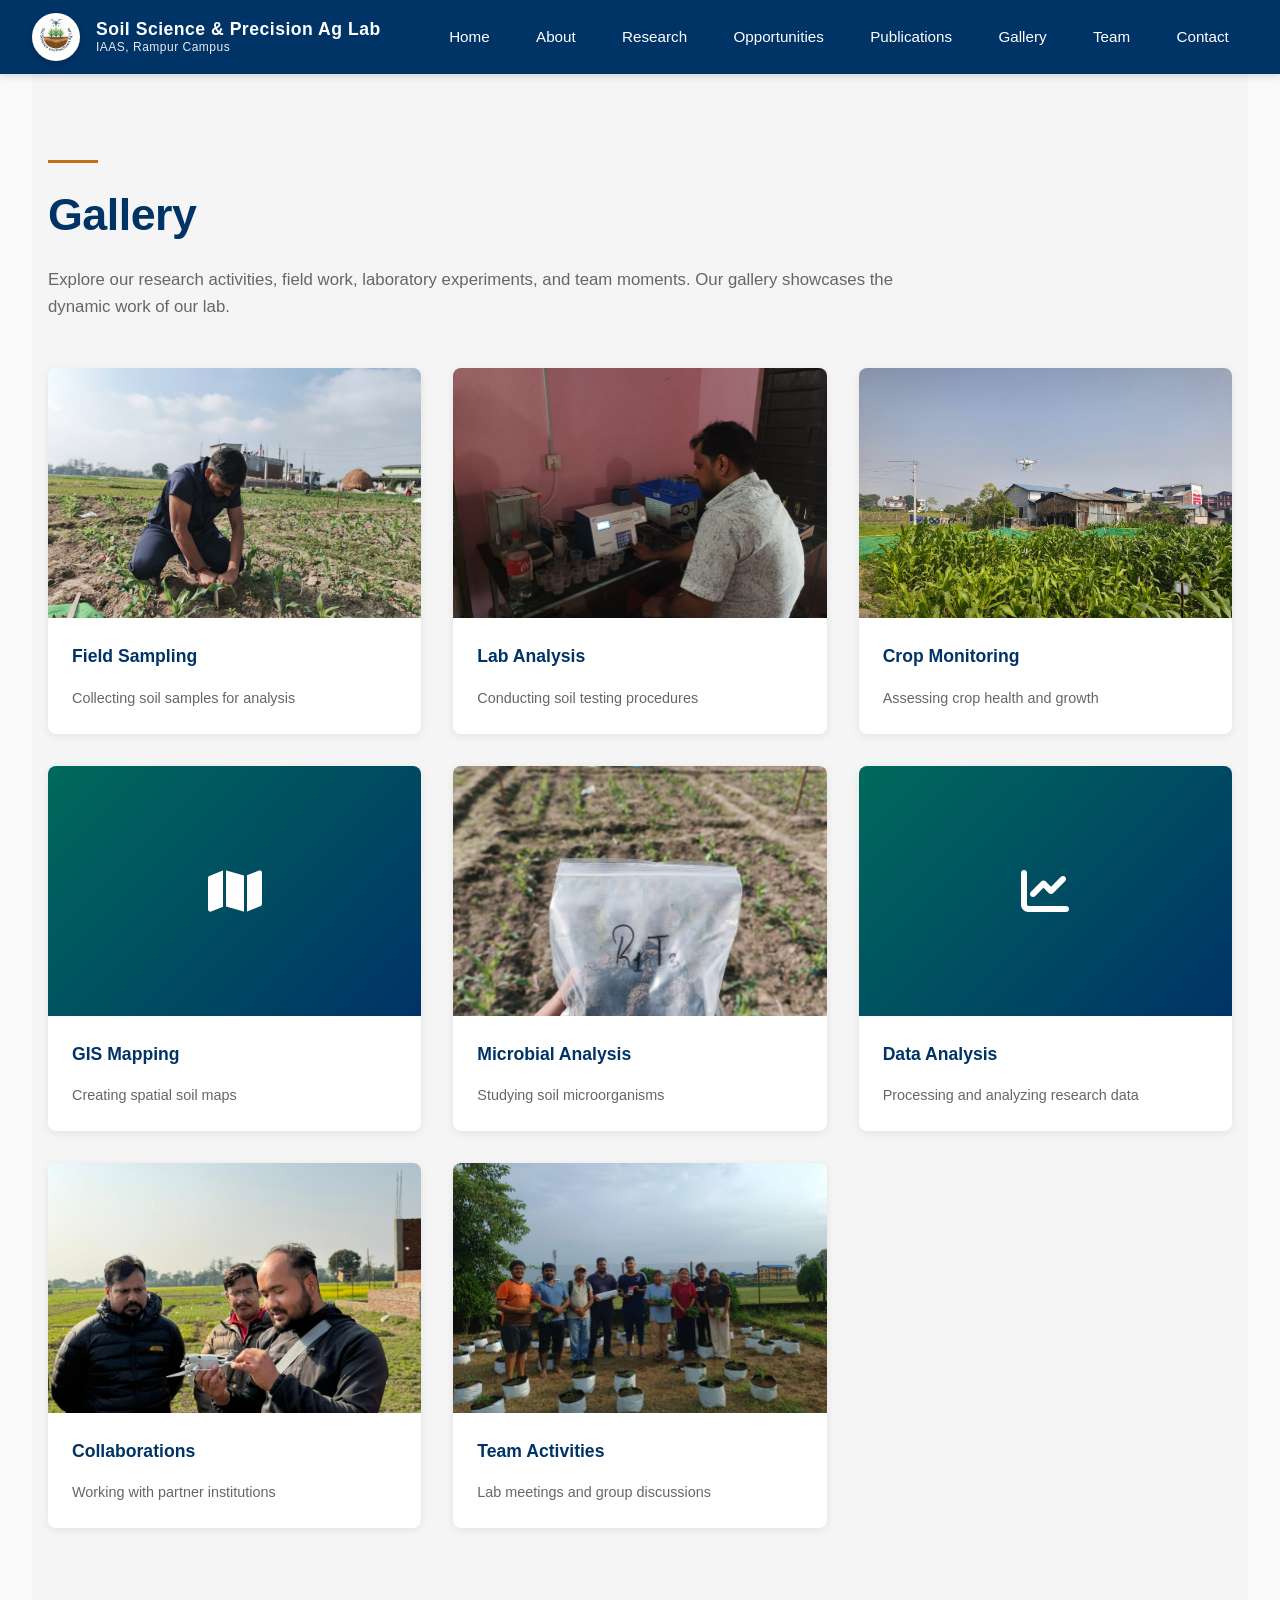
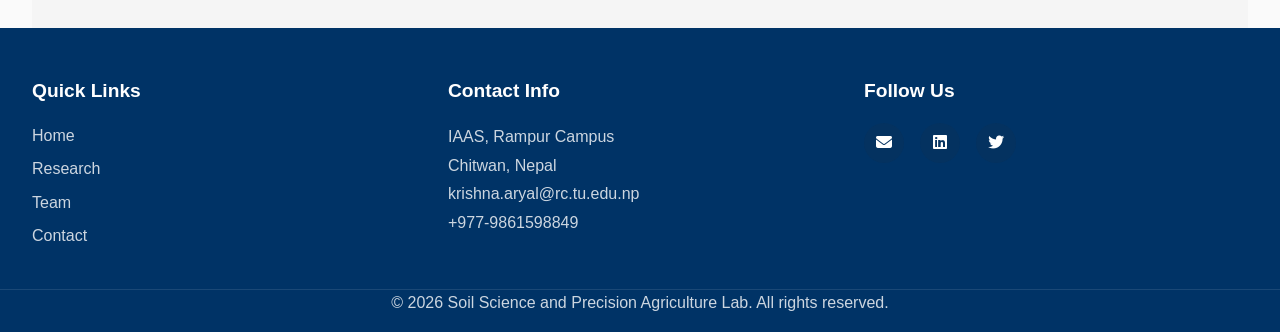
<file: gallery.html>
<!DOCTYPE html>
<html lang="en">

<head>
    <meta charset="UTF-8">
    <meta name="viewport" content="width=device-width, initial-scale=1.0">
    <title>Gallery - Soil Science and Precision Agriculture Lab</title>
    <link rel="stylesheet" href="https://cdnjs.cloudflare.com/ajax/libs/font-awesome/6.7.0/css/all.min.css">
    <link rel="stylesheet" href="css/styles.css">
</head>

<body>
    <!-- Header Navigation -->
    <header>
        <div class="nav-container">
            <div class="logo-container">
                <a href="index.html"
                    style="display: flex; align-items: center; gap: 1rem; text-decoration: none; color: white;">
                    <img src="images/logo/logo.png" alt="Soil Lab Logo" class="logo-img">
                    <div class="logo-text">
                        Soil Science & Precision Ag Lab
                        <small>IAAS, Rampur Campus</small>
                    </div>
                </a>
            </div>

            <nav>
                <button class="menu-toggle" id="menuToggle">
                    <i class="fas fa-bars"></i>
                </button>
                <ul id="navMenu">
                    <li><a href="index.html">Home</a></li>
                    <li><a href="about.html">About</a></li>
                    <li><a href="research.html">Research</a></li>
                    <li><a href="opportunities.html">Opportunities</a></li>
                    <li><a href="publications.html">Publications</a></li>
                    <li><a href="gallery.html">Gallery</a></li>
                    <li><a href="team.html">Team</a></li>
                    <li><a href="contact.html">Contact</a></li>
                </ul>
            </nav>
        </div>
    </header>

    <!-- Main Content -->
    <main>
        <section id="gallery" style="margin-top: 60px;">
            <h2>Gallery</h2>
            <p class="section-intro">Explore our research activities, field work, laboratory experiments, and team
                moments. Our gallery showcases the dynamic work of our lab.</p>

            <div class="gallery-grid">
                <div class="gallery-item">
                    <div class="gallery-image">
                        <img src="images/gallery/sample.jpeg" alt="Field Sampling">
                    </div>
                    <div class="gallery-info">
                        <h3>Field Sampling</h3>
                        <p>Collecting soil samples for analysis</p>
                    </div>
                </div>

                <div class="gallery-item">
                    <div class="gallery-image">
                        <img src="images/gallery/lab.jpeg" alt="Lab Analysis">
                    </div>
                    <div class="gallery-info">
                        <h3>Lab Analysis</h3>
                        <p>Conducting soil testing procedures</p>
                    </div>
                </div>

                <div class="gallery-item">
                    <div class="gallery-image">
                        <img src="images/gallery/Drones.jpeg" alt="Crop Monitoring">
                    </div>
                    <div class="gallery-info">
                        <h3>Crop Monitoring</h3>
                        <p>Assessing crop health and growth</p>
                    </div>
                </div>

                <div class="gallery-item">
                    <div class="gallery-image"><i class="fas fa-map"></i></div>
                    <div class="gallery-info">
                        <h3>GIS Mapping</h3>
                        <p>Creating spatial soil maps</p>
                    </div>
                </div>

                <div class="gallery-item">
                    <div class="gallery-image">
                        <img src="images/gallery/micro.jpeg" alt="Microbial Analysis">

                    </div>
                    <div class="gallery-info">
                        <h3>Microbial Analysis</h3>
                        <p>Studying soil microorganisms</p>
                    </div>
                </div>

                <div class="gallery-item">
                    <div class="gallery-image"><i class="fas fa-chart-line"></i></div>
                    <div class="gallery-info">
                        <h3>Data Analysis</h3>
                        <p>Processing and analyzing research data</p>
                    </div>
                </div>

                <div class="gallery-item">
                    <div class="gallery-image">
                        <img src="images/gallery/colab.jpeg" alt="Collaborations">
                    </div>
                    <div class="gallery-info">
                        <h3>Collaborations</h3>
                        <p>Working with partner institutions</p>
                    </div>
                </div>

                <div class="gallery-item">
                    <div class="gallery-image">
                        <img src="images/gallery/gold.jpeg" alt="Team Activities">
                    </div>
                    <div class="gallery-info">
                        <h3>Team Activities</h3>
                        <p>Lab meetings and group discussions</p>
                    </div>
                </div>
            </div>
        </section>
    </main>

    <!-- Footer -->
    <footer>
        <div class="footer-content">
            <div class="footer-section">
                <h4>Quick Links</h4>
                <ul>
                    <li><a href="index.html">Home</a></li>
                    <li><a href="research.html">Research</a></li>
                    <li><a href="team.html">Team</a></li>
                    <li><a href="contact.html">Contact</a></li>
                </ul>
            </div>

            <div class="footer-section">
                <h4>Contact Info</h4>
                <p>
                    IAAS, Rampur Campus<br>
                    Chitwan, Nepal<br>
                    <a href="mailto:krishna.aryal@rc.tu.edu.np">krishna.aryal@rc.tu.edu.np</a><br>
                    <a href="tel:+977-9861598849">+977-9861598849</a>
                </p>
            </div>

            <div class="footer-section">
                <h4>Follow Us</h4>
                <div class="social-links">
                    <a href="mailto:krishna.aryal@rc.tu.edu.np" title="Email"><i class="fas fa-envelope"></i></a>
                    <a href="#" title="LinkedIn"><i class="fab fa-linkedin"></i></a>
                    <a href="#" title="Twitter"><i class="fab fa-twitter"></i></a>
                </div>
            </div>
        </div>

        <div class="footer-bottom">
            <p>&copy; 2026 Soil Science and Precision Agriculture Lab. All rights reserved.</p>
        </div>
    </footer>

    <script src="js/script.js"></script>
</body>

</html>
</file>
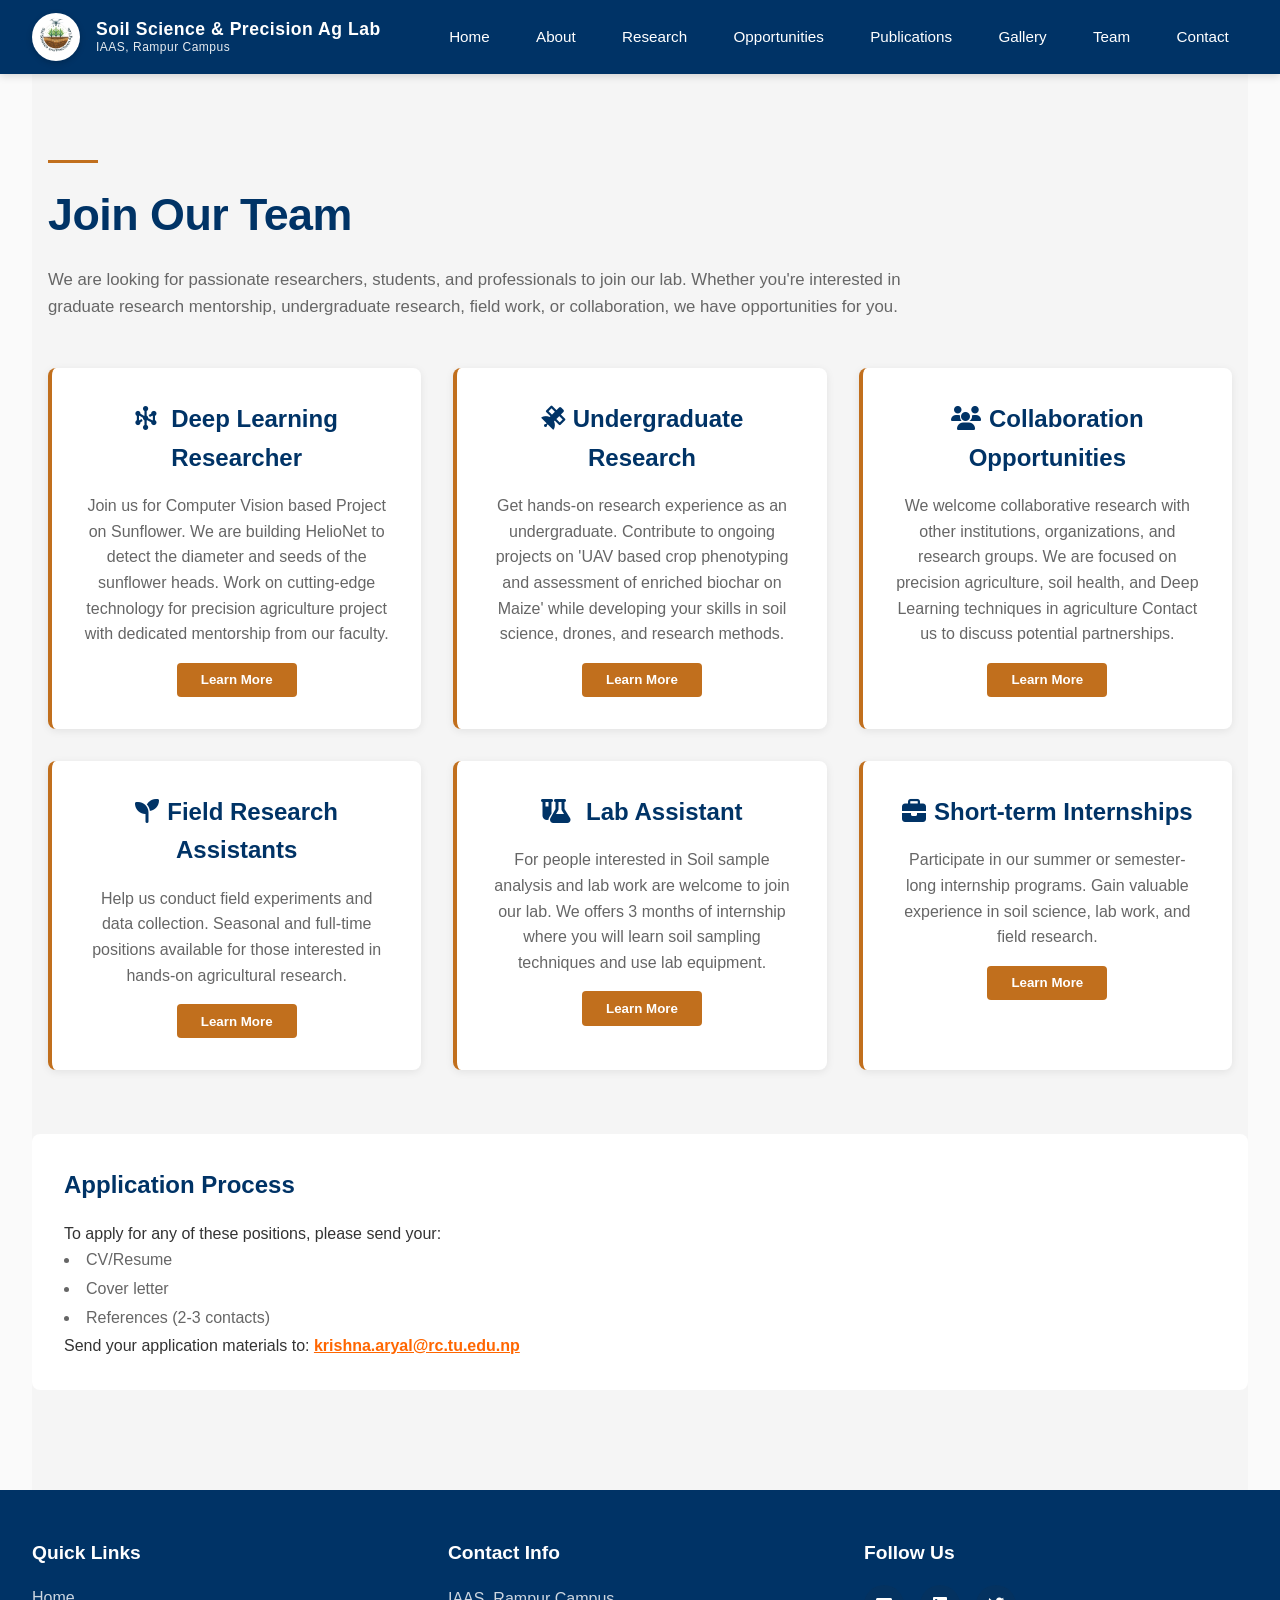
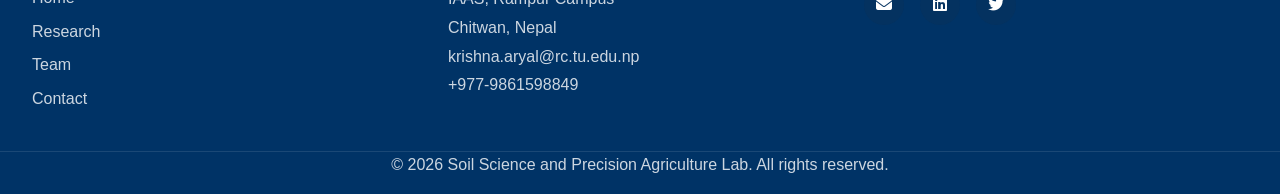
<file: opportunities.html>
<!DOCTYPE html>
<html lang="en">

<head>
    <meta charset="UTF-8">
    <meta name="viewport" content="width=device-width, initial-scale=1.0">
    <title>Opportunities - Soil Science and Precision Agriculture Lab</title>
    <link rel="stylesheet" href="https://cdnjs.cloudflare.com/ajax/libs/font-awesome/6.7.0/css/all.min.css">
    <link rel="stylesheet" href="css/styles.css">
</head>

<body>
    <!-- Header Navigation -->
    <header>
        <div class="nav-container">
            <div class="logo-container">
                <a href="index.html"
                    style="display: flex; align-items: center; gap: 1rem; text-decoration: none; color: white;">
                    <img src="images/logo/logo.png" alt="Soil Lab Logo" class="logo-img">
                    <div class="logo-text">
                        Soil Science & Precision Ag Lab
                        <small>IAAS, Rampur Campus</small>
                    </div>
                </a>
            </div>

            <nav>
                <button class="menu-toggle" id="menuToggle">
                    <i class="fas fa-bars"></i>
                </button>
                <ul id="navMenu">
                    <li><a href="index.html">Home</a></li>
                    <li><a href="about.html">About</a></li>
                    <li><a href="research.html">Research</a></li>
                    <li><a href="opportunities.html">Opportunities</a></li>
                    <li><a href="publications.html">Publications</a></li>
                    <li><a href="gallery.html">Gallery</a></li>
                    <li><a href="team.html">Team</a></li>
                    <li><a href="contact.html">Contact</a></li>
                </ul>
            </nav>
        </div>
    </header>

    <!-- Main Content -->
    <main>
        <section id="opportunities" style="margin-top: 60px;">
            <h2>Join Our Team</h2>
            <p class="section-intro">We are looking for passionate researchers, students, and professionals to join our
                lab. Whether you're interested in graduate research mentorship, undergraduate research, field work, or
                collaboration, we have opportunities for you.</p>

            <div class="opportunities-grid">
                <div class="opportunity-card">
                    <h3>
                        <i class="fa-solid fa-hexagon-nodes" style="margin-right: 0.5rem;"></i>
                        Deep Learning Researcher
                    </h3>
                    <p>Join us for Computer Vision based Project on Sunflower. We are building HelioNet to detect the
                        diameter and seeds of the sunflower heads.
                        Work on cutting-edge technology for precision agriculture project with dedicated mentorship from
                        our faculty.</p>
                    <button class="opportunity-btn">Learn More</button>
                </div>

                <div class="opportunity-card">
                    <h3><i class="fa-solid fa-satellite" style="margin-right: 0.5rem;"></i>Undergraduate Research</h3>
                    <p>Get hands-on research experience as an undergraduate. Contribute to ongoing projects on 'UAV
                        based crop phenotyping and assessment of enriched biochar on Maize' while
                        developing your skills in soil science, drones, and research methods.</p>
                    <button class="opportunity-btn">Learn More</button>
                </div>

                <div class="opportunity-card">
                    <h3><i class="fas fa-users" style="margin-right: 0.5rem;"></i>Collaboration Opportunities</h3>
                    <p>We welcome collaborative research with other institutions, organizations, and research groups.
                        We are focused on precision agriculture, soil health, and Deep Learning techniques in
                        agriculture
                        Contact us to discuss potential partnerships.</p>
                    <button class="opportunity-btn">Learn More</button>
                </div>

                <div class="opportunity-card">
                    <h3><i class="fas fa-seedling" style="margin-right: 0.5rem;"></i>Field Research Assistants</h3>
                    <p>Help us conduct field experiments and data collection. Seasonal and full-time positions available
                        for those interested in hands-on agricultural research.</p>
                    <button class="opportunity-btn">Learn More</button>
                </div>

                <div class="opportunity-card">
                    <h3><i class="fa-solid fa-flask-vial" style="margin-right: 0.5rem;"></i> Lab Assistant</h3>
                    <p>For people interested in Soil sample analysis and lab work are welcome to join our lab. We offers
                        3 months of internship where you will learn soil sampling techniques and use lab equipment.
                    </p>
                    <button class="opportunity-btn">Learn More</button>
                </div>

                <div class="opportunity-card">
                    <h3><i class="fas fa-briefcase" style="margin-right: 0.5rem;"></i>Short-term Internships</h3>
                    <p>Participate in our summer or semester-long internship programs. Gain valuable experience in soil
                        science, lab work, and field research.</p>
                    <button class="opportunity-btn">Learn More</button>
                </div>
            </div>

            <div style="margin-top: 4rem; background: white; padding: 2rem; border-radius: 8px;">
                <h3 style="margin-top: 0; color: #003366;">Application Process</h3>
                <p>To apply for any of these positions, please send your:</p>
                <ul style="list-style-position: inside; color: #666; line-height: 1.8;">
                    <li>CV/Resume</li>
                    <li>Cover letter</li>
                    <li>References (2-3 contacts)</li>
                </ul>
                <p>Send your application materials to: <strong><a href="mailto:krishna.aryal@rc.tu.edu.np"
                            style="color: #ff6600;">krishna.aryal@rc.tu.edu.np</a></strong></p>
            </div>
        </section>
    </main>

    <!-- Footer -->
    <footer>
        <div class="footer-content">
            <div class="footer-section">
                <h4>Quick Links</h4>
                <ul>
                    <li><a href="index.html">Home</a></li>
                    <li><a href="research.html">Research</a></li>
                    <li><a href="team.html">Team</a></li>
                    <li><a href="contact.html">Contact</a></li>
                </ul>
            </div>

            <div class="footer-section">
                <h4>Contact Info</h4>
                <p>
                    IAAS, Rampur Campus<br>
                    Chitwan, Nepal<br>
                    <a href="mailto:krishna.aryal@rc.tu.edu.np">krishna.aryal@rc.tu.edu.np</a><br>
                    <a href="tel:+977-9861598849">+977-9861598849</a>
                </p>
            </div>

            <div class="footer-section">
                <h4>Follow Us</h4>
                <div class="social-links">
                    <a href="mailto:krishna.aryal@rc.tu.edu.np" title="Email"><i class="fas fa-envelope"></i></a>
                    <a href="#" title="LinkedIn"><i class="fab fa-linkedin"></i></a>
                    <a href="#" title="Twitter"><i class="fab fa-twitter"></i></a>
                </div>
            </div>
        </div>

        <div class="footer-bottom">
            <p>&copy; 2026 Soil Science and Precision Agriculture Lab. All rights reserved.</p>
        </div>
    </footer>

    <script src="js/script.js"></script>
</body>

</html>
</file>
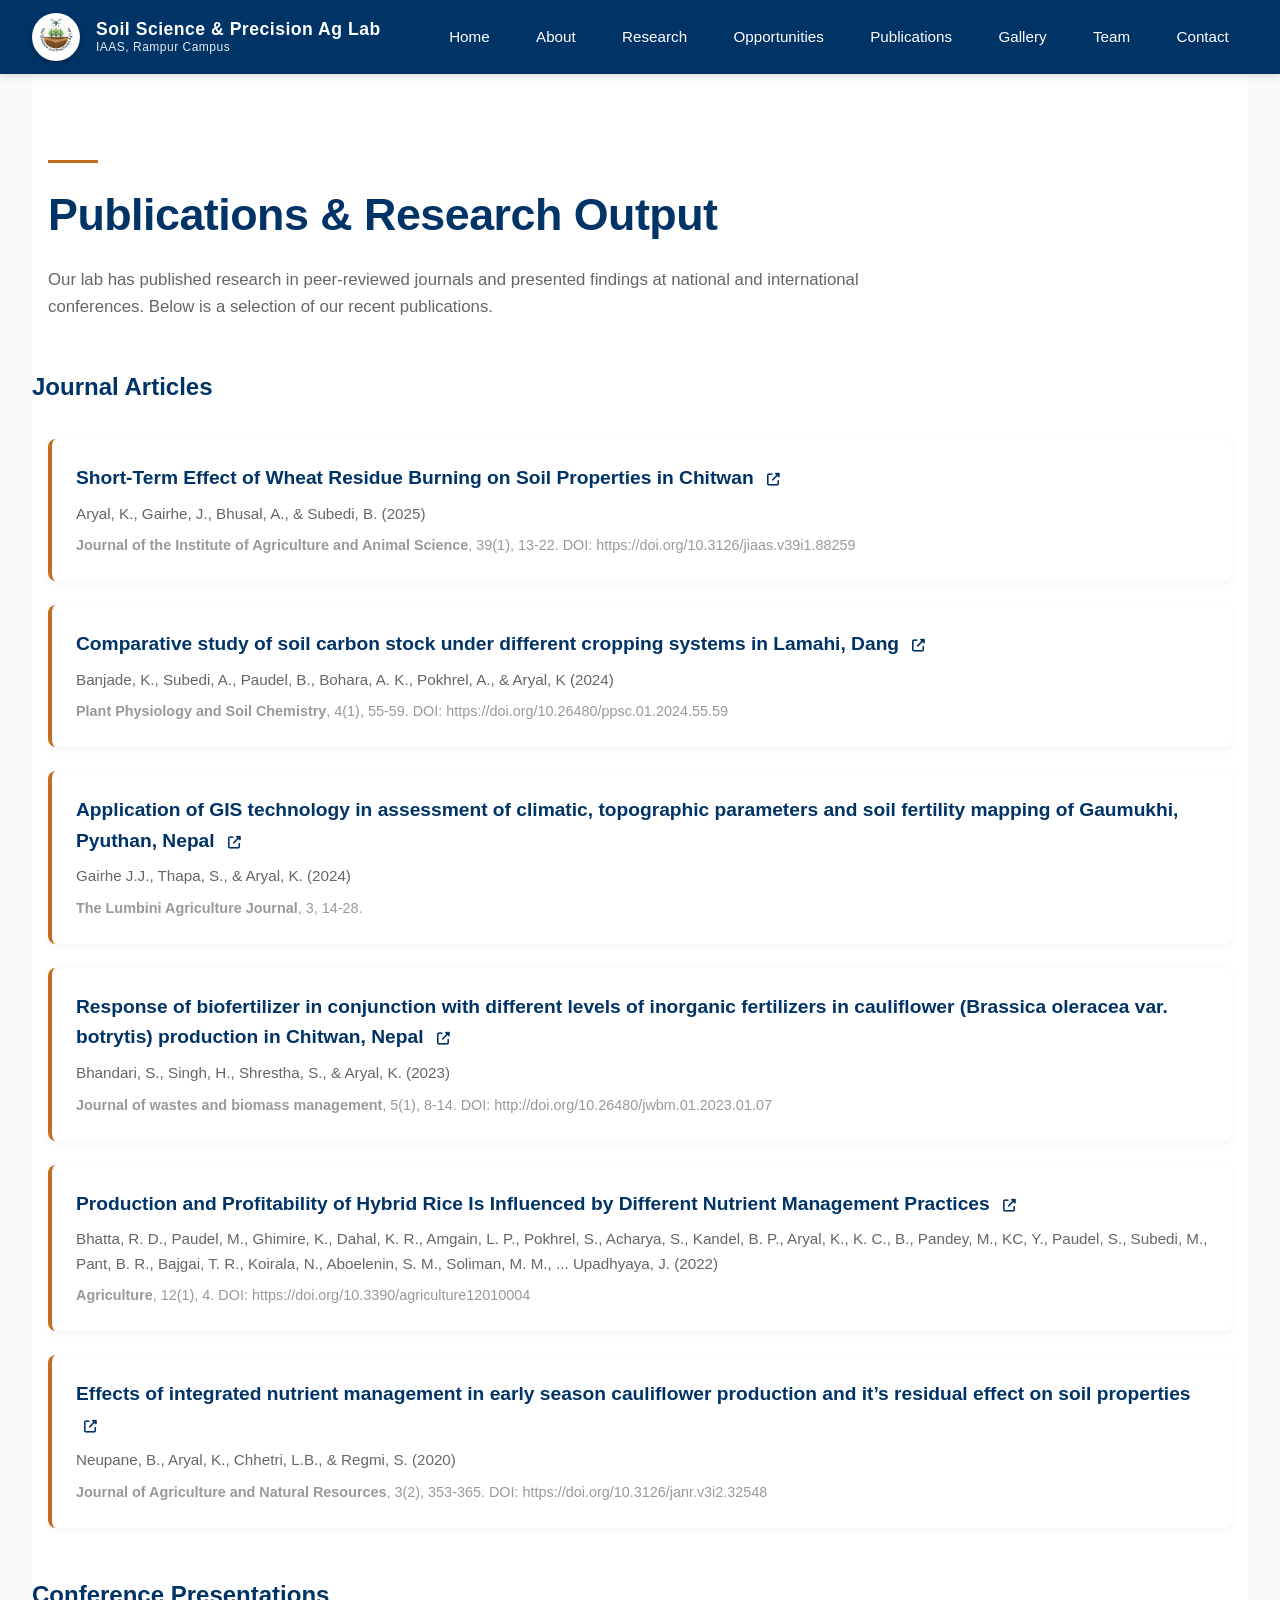
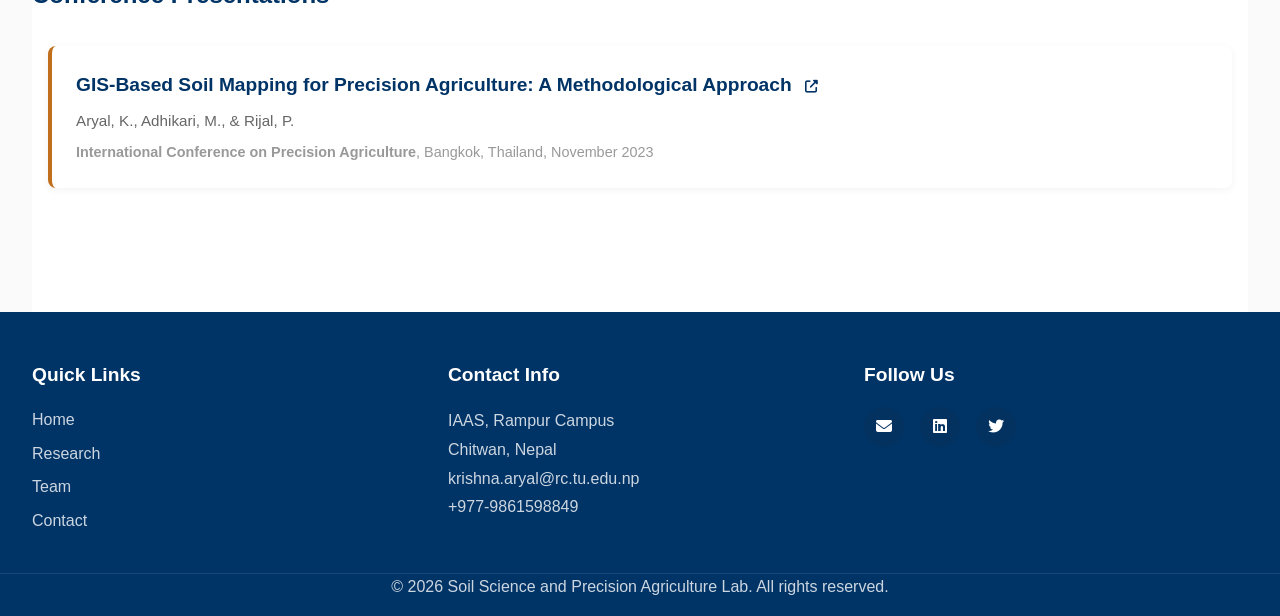
<file: publications.html>
<!DOCTYPE html>
<html lang="en">

<head>
    <meta charset="UTF-8">
    <meta name="viewport" content="width=device-width, initial-scale=1.0">
    <title>Publications - Soil Science and Precision Agriculture Lab</title>
    <link rel="stylesheet" href="https://cdnjs.cloudflare.com/ajax/libs/font-awesome/6.7.0/css/all.min.css">
    <link rel="stylesheet" href="css/styles.css">
</head>

<body>
    <!-- Header Navigation -->
    <header>
        <div class="nav-container">
            <div class="logo-container">
                <a href="index.html"
                    style="display: flex; align-items: center; gap: 1rem; text-decoration: none; color: white;">
                    <img src="images/logo/logo.png" alt="Soil Lab Logo" class="logo-img">
                    <div class="logo-text">
                        Soil Science & Precision Ag Lab
                        <small>IAAS, Rampur Campus</small>
                    </div>
                </a>
            </div>

            <nav>
                <button class="menu-toggle" id="menuToggle">
                    <i class="fas fa-bars"></i>
                </button>
                <ul id="navMenu">
                    <li><a href="index.html">Home</a></li>
                    <li><a href="about.html">About</a></li>
                    <li><a href="research.html">Research</a></li>
                    <li><a href="opportunities.html">Opportunities</a></li>
                    <li><a href="publications.html">Publications</a></li>
                    <li><a href="gallery.html">Gallery</a></li>
                    <li><a href="team.html">Team</a></li>
                    <li><a href="contact.html">Contact</a></li>
                </ul>
            </nav>
        </div>
    </header>

    <!-- Main Content -->
    <main>
        <section id="publications" style="margin-top: 60px;">
            <h2>Publications & Research Output</h2>
            <p class="section-intro">Our lab has published research in peer-reviewed journals and presented findings at
                national and international conferences. Below is a selection of our recent publications.</p>

            <h3 style="margin-top: 3rem; color: #003366;">Journal Articles</h3>
            <div class="publications-list">
                <div class="publication-item">
                    <h4><a href="https://scholar.google.com/scholar?q=Short-Term+Effect+of+Wheat+Residue+Burning+on+Soil+Properties+in+Chitwan"
                            target="_blank" style="color: #003366; text-decoration: none;">Short-Term Effect of Wheat
                            Residue Burning on Soil Properties in Chitwan <i class="fas fa-external-link-alt"
                                style="font-size: 0.8rem; margin-left: 0.5rem;"></i></a></h4>
                    <p class="publication-authors">Aryal, K., Gairhe, J., Bhusal, A., & Subedi, B. (2025)</p>
                    <p class="publication-details"><strong>Journal of the Institute of Agriculture and Animal
                            Science</strong>, 39(1),
                        13-22. DOI: https://doi.org/10.3126/jiaas.v39i1.88259 </p>
                </div>

                <div class="publication-item">
                    <h4><a href="https://www.researchgate.net/profile/Amrit-Bohara-2/publication/383530567_Comparative_Study_of_Soil_Carbon_Stock_Under_Different_Cropping_Systems_in_Lamahi/links/66d13d35fa5e11512c3fbd19/Comparative-Study-of-Soil-Carbon-Stock-Under-Different-Cropping-Systems-in-Lamahi.pdf"
                            target="_blank" style="color: #003366; text-decoration: none;">Comparative study of soil
                            carbon stock under different cropping systems in Lamahi, Dang <i
                                class="fas fa-external-link-alt"
                                style="font-size: 0.8rem; margin-left: 0.5rem;"></i></a></h4>
                    <p class="publication-authors">Banjade, K., Subedi, A., Paudel, B., Bohara, A. K., Pokhrel, A., &
                        Aryal, K (2024)</p>
                    <p class="publication-details"><strong>Plant Physiology and Soil Chemistry</strong>, 4(1), 55-59.
                        DOI:
                        https://doi.org/10.26480/ppsc.01.2024.55.59 </p>
                </div>

                <div class="publication-item">
                    <h4><a href="https://scholar.google.com/scholar?q=Precision+Agriculture+Applications+and+Benefits+for+Smallholder+Farmers+in+South+Asia"
                            target="_blank" style="color: #003366; text-decoration: none;">Application of GIS technology
                            in assessment of climatic, topographic parameters and soil fertility mapping of Gaumukhi,
                            Pyuthan, Nepal <i class="fas fa-external-link-alt"
                                style="font-size: 0.8rem; margin-left: 0.5rem;"></i></a></h4>
                    <p class="publication-authors">Gairhe J.J., Thapa, S., & Aryal, K. (2024)</p>
                    <p class="publication-details"><strong>The Lumbini Agriculture Journal</strong>, 3, 14-28. </p>
                </div>

                <div class="publication-item">
                    <h4><a href="https://www.researchgate.net/profile/Krishna-Aryal-4/publication/377534878_Response_of_Biofertilizer_in_Conjunction_with_Different_Levels_of_Inorganic_Fertilizer_in_Cauliflower_Brassica_Oleracea_Var_Botrytis_Production_at_Chitwan/links/65ab730ebf5b00662e2d7739/Response-of-Biofertilizer-in-Conjunction-with-Different-Levels-of-Inorganic-Fertilizer-in-Cauliflower-Brassica-Oleracea-Var-Botrytis-Production-at-Chitwan.pdf"
                            target="_blank" style="color: #003366; text-decoration: none;">Response of biofertilizer in
                            conjunction with different levels of inorganic fertilizers in cauliflower (Brassica oleracea
                            var. botrytis) production in Chitwan, Nepal <i class="fas fa-external-link-alt"
                                style="font-size: 0.8rem; margin-left: 0.5rem;"></i></a></h4>
                    <p class="publication-authors">Bhandari, S., Singh, H., Shrestha, S., & Aryal, K. (2023)</p>
                    <p class="publication-details"><strong>Journal of wastes and biomass management</strong>, 5(1),
                        8-14.
                        DOI: http://doi.org/10.26480/jwbm.01.2023.01.07</p>
                </div>

                <div class="publication-item">
                    <h4><a href="https://www.mdpi.com/2077-0472/12/1/4" target="_blank"
                            style="color: #003366; text-decoration: none;">Production and Profitability
                            of Hybrid Rice Is Influenced by Different Nutrient Management Practices <i
                                class="fas fa-external-link-alt"
                                style="font-size: 0.8rem; margin-left: 0.5rem;"></i></a></h4>
                    <p class="publication-authors">Bhatta, R. D., Paudel, M., Ghimire, K., Dahal, K. R., Amgain, L. P.,
                        Pokhrel, S., Acharya, S., Kandel, B. P., Aryal, K., K. C., B., Pandey, M., KC, Y., Paudel, S.,
                        Subedi, M., Pant, B. R., Bajgai, T. R., Koirala, N., Aboelenin, S. M., Soliman, M. M., ...
                        Upadhyaya, J. (2022)</p>
                    <p class="publication-details"><strong>Agriculture</strong>, 12(1),
                        4. DOI: https://doi.org/10.3390/agriculture12010004 </p>
                </div>
                <div class="publication-item">
                    <h4><a href="https://nepjol.info/index.php/janr/article/view/32548" target="_blank"
                            style="color: #003366; text-decoration: none;">Effects of integrated
                            nutrient management in early season cauliflower production and it’s residual effect on soil
                            properties <i class="fas fa-external-link-alt"
                                style="font-size: 0.8rem; margin-left: 0.5rem;"></i></a></h4>
                    <p class="publication-authors">Neupane, B., Aryal, K., Chhetri, L.B., & Regmi, S. (2020)</p>
                    <p class="publication-details"><strong>Journal of Agriculture and Natural Resources</strong>, 3(2),
                        353-365. DOI: https://doi.org/10.3126/janr.v3i2.32548 </p>
                </div>
            </div>

            <h3 style="margin-top: 3rem; color: #003366;">Conference Presentations</h3>
            <div class="publications-list">
                <div class="publication-item">
                    <h4><a href="https://scholar.google.com/scholar?q=GIS-Based+Soil+Mapping+for+Precision+Agriculture+Methodological+Approach"
                            target="_blank" style="color: #003366; text-decoration: none;">GIS-Based Soil Mapping for
                            Precision Agriculture: A Methodological Approach <i class="fas fa-external-link-alt"
                                style="font-size: 0.8rem; margin-left: 0.5rem;"></i></a></h4>
                    <p class="publication-authors">Aryal, K., Adhikari, M., & Rijal, P.</p>
                    <p class="publication-details"><strong>International Conference on Precision Agriculture</strong>,
                        Bangkok, Thailand, November 2023</p>
                </div>

            </div>
        </section>
    </main>

    <!-- Footer -->
    <footer>
        <div class="footer-content">
            <div class="footer-section">
                <h4>Quick Links</h4>
                <ul>
                    <li><a href="index.html">Home</a></li>
                    <li><a href="research.html">Research</a></li>
                    <li><a href="team.html">Team</a></li>
                    <li><a href="contact.html">Contact</a></li>
                </ul>
            </div>

            <div class="footer-section">
                <h4>Contact Info</h4>
                <p>
                    IAAS, Rampur Campus<br>
                    Chitwan, Nepal<br>
                    <a href="mailto:krishna.aryal@rc.tu.edu.np">krishna.aryal@rc.tu.edu.np</a><br>
                    <a href="tel:+977-9861598849">+977-9861598849</a>
                </p>
            </div>

            <div class="footer-section">
                <h4>Follow Us</h4>
                <div class="social-links">
                    <a href="mailto:krishna.aryal@rc.tu.edu.np" title="Email"><i class="fas fa-envelope"></i></a>
                    <a href="#" title="LinkedIn"><i class="fab fa-linkedin"></i></a>
                    <a href="#" title="Twitter"><i class="fab fa-twitter"></i></a>
                </div>
            </div>
        </div>

        <div class="footer-bottom">
            <p>&copy; 2026 Soil Science and Precision Agriculture Lab. All rights reserved.</p>
        </div>
    </footer>

    <script src="js/script.js"></script>
</body>

</html>
</file>
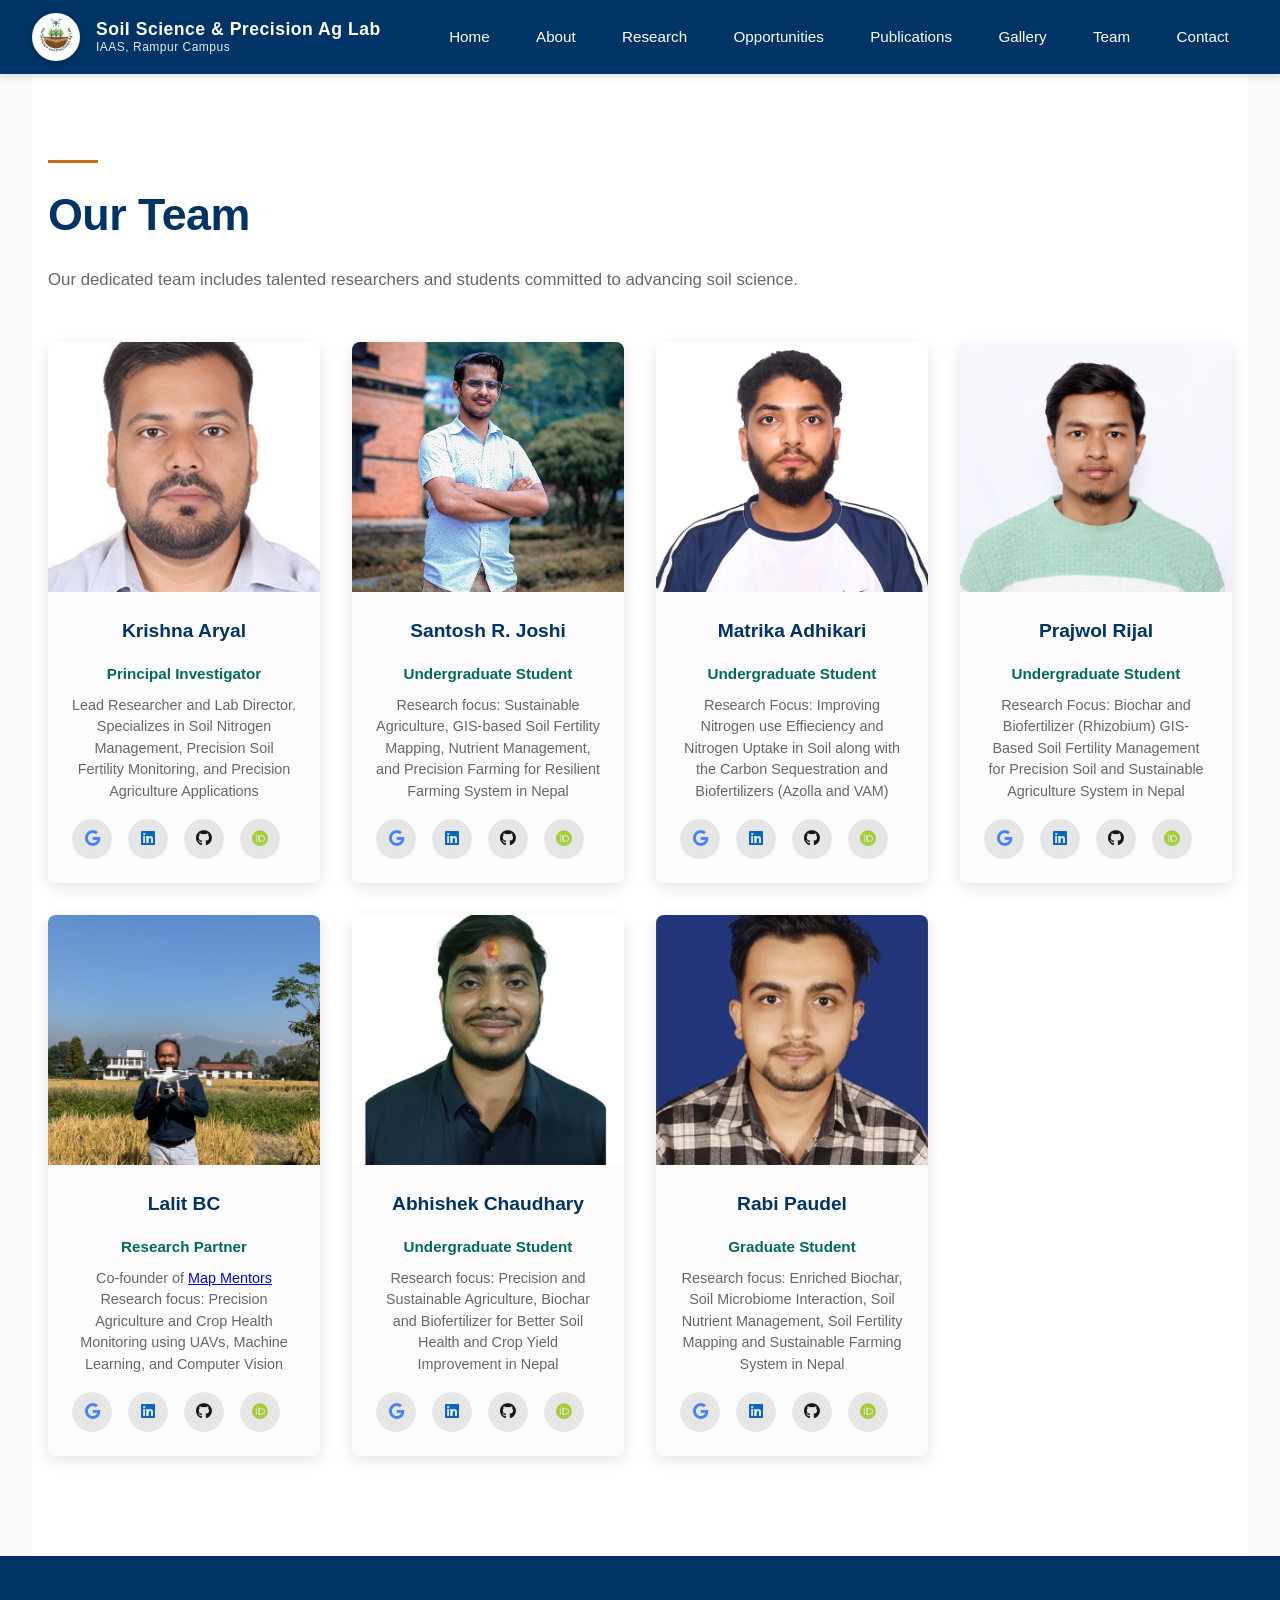
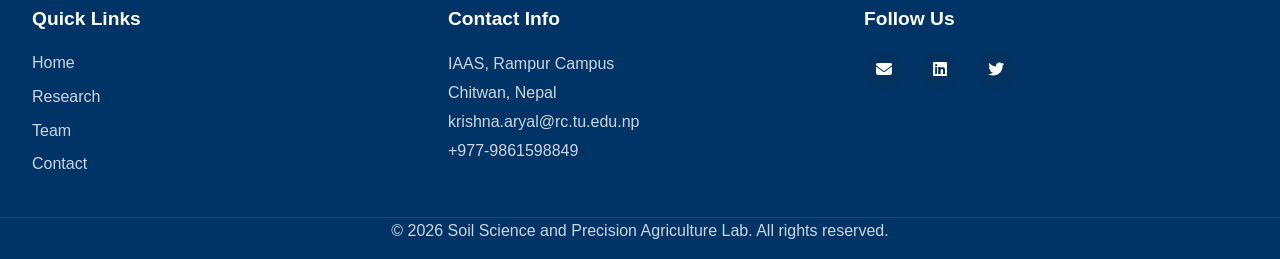
<file: team.html>
<!DOCTYPE html>
<html lang="en">

<head>
    <meta charset="UTF-8">
    <meta name="viewport" content="width=device-width, initial-scale=1.0">
    <title>Team - Soil Science and Precision Agriculture Lab</title>
    <link rel="stylesheet" href="https://cdnjs.cloudflare.com/ajax/libs/font-awesome/6.4.0/css/all.min.css">
    <link rel="stylesheet" href="css/styles.css">
</head>

<body>
    <!-- Header Navigation -->
    <header>
        <div class="nav-container">
            <div class="logo-container">
                <a href="index.html"
                    style="display: flex; align-items: center; gap: 1rem; text-decoration: none; color: white;">
                    <img src="images/logo/logo.png" alt="Soil Lab Logo" class="logo-img">
                    <div class="logo-text">
                        Soil Science & Precision Ag Lab
                        <small>IAAS, Rampur Campus</small>
                    </div>
                </a>
            </div>

            <nav>
                <button class="menu-toggle" id="menuToggle">
                    <i class="fas fa-bars"></i>
                </button>
                <ul id="navMenu">
                    <li><a href="index.html">Home</a></li>
                    <li><a href="about.html">About</a></li>
                    <li><a href="research.html">Research</a></li>
                    <li><a href="opportunities.html">Opportunities</a></li>
                    <li><a href="publications.html">Publications</a></li>
                    <li><a href="gallery.html">Gallery</a></li>
                    <li><a href="team.html">Team</a></li>
                    <li><a href="contact.html">Contact</a></li>
                </ul>
            </nav>
        </div>
    </header>

    <!-- Main Content -->
    <main>
        <!-- Team Section -->
        <section id="team" style="margin-top: 60px;">
            <h2>Our Team</h2>
            <p class="section-intro">
                Our dedicated team includes talented researchers and students committed to advancing soil science.
            </p>
            <div class="team-grid">
                <!-- Team Member 1 -->
                <div class="team-member">
                    <div class="member-image">
                        <img src="images/team/img.jpeg" alt="Krishna Aryal"
                            style="width:100%; height:100%; object-fit:cover; object-position: center;">

                    </div>
                    <div class="member-info">
                        <h3>Krishna Aryal</h3>
                        <p class="member-role">Principal Investigator</p>
                        <p class="member-bio">Lead Researcher and Lab Director. Specializes in Soil Nitrogen
                            Management, Precision Soil Fertility Monitoring,
                            and Precision Agriculture Applications </p>
                        <div class="social-links">
                            <a href="https://scholar.google.com/citations?user=A90aMd8AAAAJ&hl=en" class="social-link"
                                title="Google Scholar" target="_blank" rel="noopener noreferrer"><i
                                    class="fab fa-google" style="color: #4285F4;"></i></a>
                            <a href="https://www.linkedin.com/in/krishna-aryal-288367140/" class="social-link"
                                title="LinkedIn" target="_blank" rel="noopener noreferrer"><i class="fab fa-linkedin"
                                    style="color: #0A66C2;"></i></a>
                            <a href="#" class="social-link" title="GitHub" style="cursor: pointer;"><i
                                    class="fab fa-github" style="color: #181717;"></i></a>
                            <a href="https://orcid.org/0000-0001-5938-8300" target="_blank" rel="noopener noreferrer"
                                class="social-link" title="ORCID" style="cursor: pointer;"><i class="fab fa-orcid"
                                    style="color: #A6CE39;"></i></a>
                        </div>
                    </div>
                </div>

                <!-- Team Member 2 -->
                <div class="team-member">
                    <div class="member-image">
                        <img src="images/team/Santosh.jpeg" alt="Santosh Ratala Joshi"
                            style="width:100%; height:100%; object-fit:cover;">
                    </div>
                    <div class="member-info">
                        <h3>Santosh R. Joshi</h3>
                        <p class="member-role"> Undergraduate Student</p>
                        <p class="member-bio">Research focus: Sustainable Agriculture, GIS-based Soil Fertility Mapping,
                            Nutrient Management, and
                            Precision Farming for Resilient Farming System in Nepal </p>
                        <div class="social-links">
                            <a href="https://scholar.google.com/citations?user=BSvfMwkAAAAJ&hl=en" class="social-link"
                                title="Google Scholar" target="_blank" rel="noopener noreferrer"
                                style="cursor: pointer;"><i class="fab fa-google" style="color: #4285F4;"></i></a>
                            <a href="https://www.linkedin.com/in/santosh-ratala-joshi-1a6191300/" target="_blank"
                                rel="noopener noreferrer" class="social-link" title="LinkedIn"
                                style="cursor: pointer;"><i class="fab fa-linkedin" style="color: #0A66C2;"></i></a>
                            <a href="https://github.com/santoshjoshi" target="_blank" rel="noopener noreferrer"
                                class="social-link" title="GitHub" style="cursor: pointer;"><i class="fab fa-github"
                                    style="color: #181717;"></i></a>
                            <a href="https://orcid.org/0009-0005-3286-174X" target="_blank" rel="noopener noreferrer"
                                class="social-link" title="ORCID" style="cursor: pointer;"><i class="fab fa-orcid"
                                    style="color: #A6CE39;"></i></a>
                        </div>
                    </div>
                </div>

                <!-- Team Member 3 -->
                <div class="team-member">
                    <div class="member-image">
                        <img src="images/team/Matrika.jpeg" alt="Mr. Matrika Adhikari"
                            style="width:100%; height:100%; object-fit:cover;">
                    </div>
                    <div class="member-info">
                        <h3> Matrika Adhikari </h3>
                        <p class="member-role"> Undergraduate Student</p>
                        <p class="member-bio">Research Focus: Improving Nitrogen use Effieciency and Nitrogen Uptake in
                            Soil along with the Carbon Sequestration and Biofertilizers (Azolla and VAM)</p>
                        <div class="social-links">
                            <a href="https://scholar.google.com/citations?user=0qHeecIAAAAJ&hl=en" target="_blank"
                                rel="noopener noreferrer" class="social-link" title="Google Scholar"
                                style="cursor: pointer;"><i class="fab fa-google" style="color: #4285F4;"></i></a>
                            <a href="https://www.linkedin.com/in/matrika-adhikari-4b876a246/" target="_blank"
                                rel="noopener noreferrer" class="social-link" title="LinkedIn"
                                style="cursor: pointer;"><i class="fab fa-linkedin" style="color: #0A66C2;"></i></a>
                            <a href="https://github.com/matrika-adhikari" target="_blank" rel="noopener noreferrer"
                                class="social-link" title="GitHub" style="cursor: pointer;"><i class="fab fa-github"
                                    style="color: #181717;"></i></a>
                            <a href="https://orcid.org/0009-0006-7343-870X" target="_blank" rel="noopener noreferrer"
                                class="social-link" title="ORCID" style="cursor: pointer;"><i class="fab fa-orcid"
                                    style="color: #A6CE39;"></i></a>
                        </div>
                    </div>
                </div>

                <!-- Team Member 4 -->
                <div class="team-member">
                    <div class="member-image">
                        <img src="images/team/Prajwal.jpeg" alt="Prajwol Rijal"
                            style="width:100%; height:100%; object-fit:cover;">
                    </div>
                    <div class="member-info">
                        <h3>Prajwol Rijal</h3>
                        <p class="member-role">Undergraduate Student</p>
                        <p class="member-bio">Research Focus: Biochar and Biofertilizer (Rhizobium) GIS-Based Soil
                            Fertility Management
                            for Precision Soil and Sustainable Agriculture System in Nepal </p>
                        <div class="social-links">
                            <a href="https://scholar.google.com/citations?user=zonxHyEAAAAJ&hl=en" target="_blank"
                                rel="noopener noreferrer" class="social-link" title="Google Scholar"
                                style="cursor: pointer;"><i class="fab fa-google" style="color: #4285F4;"></i></a>
                            <a href="https://www.linkedin.com/in/prajwol-rijal-5b2687274/" target="_blank"
                                rel="noopener noreferrer" class="social-link" title="LinkedIn"
                                style="cursor: pointer;"><i class="fab fa-linkedin" style="color: #0A66C2;"></i></a>
                            <a href="https://github.com/prajwolrijal" target="_blank" rel="noopener noreferrer"
                                class="social-link" title="GitHub" style="cursor: pointer;"><i class="fab fa-github"
                                    style="color: #181717;"></i></a>
                            <a href="https://orcid.org/0009-0009-3282-0373" target="_blank" rel="noopener noreferrer"
                                class="social-link" title="ORCID" style="cursor: pointer;"><i class="fab fa-orcid"
                                    style="color: #A6CE39;"></i></a>
                        </div>
                    </div>
                </div>

                <!-- Team Member 5 -->
                <div class="team-member">
                    <div class="member-image">
                        <img src="images/team/Lalit.jpeg" alt="Lalit BC"
                            style="width:100%; height:100%; object-fit:cover;">
                    </div>
                    <div class="member-info">
                        <h3>Lalit BC</h3>
                        <p class="member-role">Research Partner</p>
                        <p class="member-bio">Co-founder of
                            <a href="https://www.linkedin.com/company/mapmentors/" target="_blank" class="profile-link">
                                Map Mentors
                            </a>
                            Research focus: Precision Agriculture and Crop
                            Health Monitoring using UAVs,
                            Machine Learning, and Computer Vision
                        </p>
                        <div class="social-links">
                            <a href="https://scholar.google.com/citations?user=4brfiyQAAAAJ&hl=en" target="_blank"
                                rel="noopener noreferrer" class="social-link" title="Google Scholar"
                                style="cursor: pointer;"><i class="fab fa-google" style="color: #4285F4;"></i></a>
                            <a href="https://www.linkedin.com/in/lalitbc/" target="_blank" rel="noopener noreferrer"
                                class="social-link" title="LinkedIn" style="cursor: pointer;"><i class="fab fa-linkedin"
                                    style="color: #0A66C2;"></i></a>
                            <a href="https://github.com/Lalitgis" target="_blank" rel="noopener noreferrer"
                                class="social-link" title="GitHub" style="cursor: pointer;"><i class="fab fa-github"
                                    style="color: #181717;"></i></a>
                            <a href="https://orcid.org/0000-0002-2389-3791" target="_blank" rel="noopener noreferrer"
                                class="social-link" title="ORCID" style="cursor: pointer;"><i class="fab fa-orcid"
                                    style="color: #A6CE39;"></i></a>
                        </div>
                    </div>
                </div>

                <!-- Team Member 6 -->
                <div class="team-member">
                    <div class="member-image">
                        <img src="images/team/Abhi.jpeg" alt="Abishek Chaudhary"
                            style="width:100%; height:100%; object-fit:cover;">
                    </div>
                    <div class="member-info">
                        <h3>Abhishek Chaudhary</h3>
                        <p class="member-role">Undergraduate Student</p>
                        <p class="member-bio">Research focus: Precision and Sustainable Agriculture, Biochar and
                            Biofertilizer for Better Soil
                            Health and Crop Yield Improvement in Nepal </p>
                        <div class="social-links">
                            <a href="#" target="_blank" rel="noopener noreferrer" class="social-link"
                                title="Google Scholar" style="cursor: pointer;"><i class="fab fa-google"
                                    style="color: #4285F4;"></i></a>
                            <a href="#" class="social-link" title="LinkedIn" target="_blank" rel="noopener noreferrer"
                                style="cursor: pointer;"><i class="fab fa-linkedin" style="color: #0A66C2;"></i></a>
                            <a href="#" target="_blank" rel="noopener noreferrer" class="social-link" title="GitHub"
                                style="cursor: pointer;"><i class="fab fa-github" style="color: #181717;"></i></a>
                            <a href="https://orcid.org/0009-0005-3286-174X" target="_blank" rel="noopener noreferrer"
                                class="social-link" title="ORCID" style="cursor: pointer;"><i class="fab fa-orcid"
                                    style="color: #A6CE39;"></i></a>
                        </div>
                    </div>
                </div>

                <!-- Team Member 7 -->
                <div class="team-member">
                    <div class="member-image">
                        <img src="images/team/Rabi.jpeg" alt="Rabi Paudel"
                            style="width:100%; height:100%; object-fit:cover;">
                    </div>
                    <div class="member-info">
                        <h3>Rabi Paudel</h3>
                        <p class="member-role">Graduate Student</p>
                        <p class="member-bio">Research focus: Enriched Biochar, Soil Microbiome Interaction, Soil
                            Nutrient Management, Soil Fertility
                            Mapping and Sustainable Farming System in Nepal</p>
                        <div class="social-links">
                            <a href="https://scholar.google.com/citations?user=qheVgU8AAAAJ&hl=en" class="social-link"
                                target="_blank" rel="noopener noreferrer" title="Google Scholar"
                                style="cursor: pointer;"><i class="fab fa-google" style="color: #4285F4;"></i></a>
                            <a href="https://www.linkedin.com/in/rabi-paudel-421890339/" target="_blank"
                                rel="noopener noreferrer" class="social-link" title="LinkedIn"
                                style="cursor: pointer;"><i class="fab fa-linkedin" style="color: #0A66C2;"></i></a>
                            <a href="#" class="social-link" title="GitHub" target="_blank" rel="noopener noreferrer"
                                style="cursor: pointer;"><i class="fab fa-github" style="color:#181717;"></i></a>
                            <a href="https://orcid.org/0009-0002-2228-3075" target="_blank" rel="noopener noreferrer"
                                class="social-link" title="ORCID" style="cursor: pointer;"><i class="fab fa-orcid"
                                    style="color: #A6CE39;"></i></a>
                        </div>
                    </div>
                </div>
            </div>
        </section>
    </main>

    <!-- Footer -->
    <footer>
        <div class="footer-content">
            <div class="footer-section">
                <h4>Quick Links</h4>
                <ul>
                    <li><a href="index.html">Home</a></li>
                    <li><a href="research.html">Research</a></li>
                    <li><a href="team.html">Team</a></li>
                    <li><a href="contact.html">Contact</a></li>
                </ul>
            </div>

            <div class="footer-section">
                <h4>Contact Info</h4>
                <p>
                    IAAS, Rampur Campus<br>
                    Chitwan, Nepal<br>
                    <a href="mailto:krishna.aryal@rc.tu.edu.np">krishna.aryal@rc.tu.edu.np</a><br>
                    <a href="tel:+977-9861598849">+977-9861598849</a>
                </p>
            </div>

            <div class="footer-section">
                <h4>Follow Us</h4>
                <div class="social-links">
                    <a href="mailto:krishna.aryal@rc.tu.edu.np" title="Email"><i class="fas fa-envelope"></i></a>
                    <a href="#" title="LinkedIn"><i class="fab fa-linkedin"></i></a>
                    <a href="#" title="Twitter"><i class="fab fa-twitter"></i></a>
                </div>
            </div>
        </div>

        <div class="footer-bottom">
            <p>&copy; 2026 Soil Science and Precision Agriculture Lab. All rights reserved.</p>
        </div>
    </footer>

    <script src="js/script.js"></script>
</body>

</html>
</file>
<file: css/styles.css>
* {
  margin: 0;
  padding: 0;
  box-sizing: border-box;
}

body {
  font-family:
    -apple-system, BlinkMacSystemFont, "Segoe UI", Roboto, "Helvetica Neue",
    Arial, sans-serif;
  line-height: 1.6;
  color: #333;
  background-color: #fafafa;
}

/* Color Scheme - Matching alveslab.org academic style */
:root {
  --primary: #003366;
  /* Deep blue */
  --secondary: #00695c;
  /* Teal */
  --accent: #c16f1d;
  /* Orange */
  --light-bg: #f5f5f5;
  --white: #ffffff;
  --text-dark: #222;
  --text-light: #666;
}

/* Header Navigation */
header {
  background: linear-gradient(135deg, var(--primary) 0%, var(--primary) 100%);
  color: white;
  padding: 0.8rem 0;
  position: fixed;
  width: 100%;
  top: 0;
  z-index: 1000;
  box-shadow: 0 2px 8px rgba(0, 0, 0, 0.15);
}

.nav-container {
  max-width: 1280px;
  margin: 0 auto;
  display: flex;
  justify-content: space-between;
  align-items: center;
  padding: 0 2rem;
}

.logo-container {
  display: flex;
  align-items: center;
  gap: 1rem;
}

.logo-img {
  width: 48px;
  height: 48px;
  border-radius: 50%;
  object-fit: cover;
  box-shadow: 0 2px 6px rgba(0, 0, 0, 0.2);
}

.logo-text {
  font-size: 1.1rem;
  font-weight: 600;
  letter-spacing: 0.5px;
  line-height: 1.2;
}

.logo-text small {
  display: block;
  font-size: 0.75rem;
  font-weight: 400;
  opacity: 0.9;
}

nav ul {
  display: flex;
  list-style: none;
  gap: 0.5rem;
}

nav a {
  color: white;
  text-decoration: none;
  padding: 0.7rem 1.2rem;
  transition: all 0.3s ease;
  font-size: 0.95rem;
  font-weight: 500;
  border-radius: 4px;
}

nav a:hover {
  background: rgba(255, 102, 0, 0.2);
  color: #ffcc99;
}

.menu-toggle {
  display: none;
  background: none;
  border: none;
  color: white;
  font-size: 1.5rem;
  cursor: pointer;
}

@media (max-width: 768px) {
  nav ul {
    flex-direction: column;
    position: absolute;
    top: 100%;
    left: 0;
    right: 0;
    background: var(--primary);
    gap: 0;
    display: none;
  }

  nav ul.active {
    display: flex;
  }

  nav a {
    padding: 1rem 2rem;
    border-bottom: 1px solid rgba(255, 255, 255, 0.1);
  }

  .menu-toggle {
    display: block;
  }
}

/* Hero Section */
.hero {
  background:
    linear-gradient(135deg, var(--primary) 0%, var(--secondary) 100%),
    url("images/hero/hero-bg.png") center/cover no-repeat;
  color: white;
  padding: 180px 2rem 120px;
  text-align: center;
  margin-top: 60px;
  position: relative;
}

.hero h1 {
  font-size: 3.2rem;
  margin-bottom: 1rem;
  font-weight: 700;
  letter-spacing: -0.5px;
}

.hero p {
  font-size: 1.2rem;
  margin-bottom: 2.5rem;
  opacity: 0.95;
  max-width: 800px;
  margin-left: auto;
  margin-right: auto;
}

.cta-button {
  display: inline-block;
  background: var(--accent);
  color: white;
  padding: 12px 32px;
  text-decoration: none;
  border-radius: 4px;
  transition: all 0.3s ease;
  font-weight: 600;
  border: none;
  cursor: pointer;
  font-size: 1rem;
  box-shadow: 0 2px 8px rgba(255, 102, 0, 0.3);
}

.cta-button:hover {
  background: #e55a00;
  transform: translateY(-2px);
  box-shadow: 0 4px 12px rgba(255, 102, 0, 0.4);
}

/* Main Content */
main {
  max-width: 1280px;
  margin: 0 auto;
  padding: 0 2rem;
}

section {
  padding: 100px 0;
  border-bottom: 1px solid #e8e8e8;
}

section:last-child {
  border-bottom: none;
}

h2 {
  font-size: 2.8rem;
  color: var(--primary);
  margin-bottom: 1rem;
  font-weight: 700;
  letter-spacing: -0.5px;
}

h2::before {
  content: "";
  display: block;
  width: 50px;
  height: 3px;
  background: var(--accent);
  margin-bottom: 1rem;
}

h3 {
  color: var(--text-dark);
  font-size: 1.5rem;
  margin: 1rem 0;
}

h4 {
  color: var(--primary);
  font-size: 1.2rem;
  margin-bottom: 1rem;
}

/* Home Cards Grid */
.home-cards-grid {
  display: grid;
  grid-template-columns: repeat(auto-fit, minmax(280px, 1fr));
  gap: 2rem;
  margin-top: 2rem;
  margin-left: 1rem;
  margin-right: 1rem;
}

.home-card {
  background: white;
  border-radius: 8px;
  padding: 2rem;
  text-decoration: none;
  color: inherit;
  box-shadow: 0 2px 8px rgba(0, 0, 0, 0.08);
  transition: all 0.3s ease;
  text-align: center;
  border-top: 4px solid var(--accent);
}

.home-card:hover {
  transform: translateY(-5px);
  box-shadow: 0 8px 24px rgba(0, 0, 0, 0.12);
}

.home-card .card-icon {
  font-size: 3rem;
  color: var(--primary);
  margin-bottom: 1rem;
}

.home-card h3 {
  margin: 0 0 0.5rem 0;
  color: var(--primary);
}

.home-card p {
  color: var(--text-light);
  font-size: 0.95rem;
}

/* About Section */
#about {
  background: var(--light-bg);
}

#about h2 {
  margin-left: 1rem; /* Adjust this value as needed */
}

.section-intro {
  margin-left: 1rem; /* Adjust this value as needed */
}

.about-content {
  display: grid;
  grid-template-columns: 1.2fr 2.2fr;
  gap: 3rem;
  align-items: flex-start;
  margin-top: 2rem;
  margin-left: 1rem;
  margin-right: 1rem;
}

.about-image {
  width: 100%;
  height: 350px;
  background: linear-gradient(135deg, var(--secondary), var(--primary));
  border-radius: 8px;
  display: flex;
  align-items: center;
  justify-content: center;
  overflow: hidden;
  box-shadow: 0 8px 24px rgba(0, 0, 0, 0.12);
}

.about-image img {
  width: 100%;
  height: 100%;
  object-fit: cover;
}

.about-text h3 {
  color: var(--secondary);
  font-size: 1.3rem;
  margin-bottom: 1rem;
}

.about-text p {
  font-size: 1rem;
  line-height: 1.8;
  color: var(--text-light);
  margin-bottom: 1.5rem;
  text-align: justify;
}

.credentials {
  background: white;
  padding: 2rem;
  border-radius: 8px;
  margin: 2rem 0;
  border-left: 4px solid var(--accent);
  box-shadow: 0 2px 8px rgba(0, 0, 0, 0.05);
}

.credentials h3 {
  color: var(--primary);
  font-size: 1.2rem;
  margin-top: 0;
}

.credentials ul {
  list-style: none;
  padding: 0;
}

.credentials li {
  padding: 0.6rem 0;
  padding-left: 1.8rem;
  position: relative;
  color: var(--text-light);
}

.credentials li:before {
  content: "✓";
  position: absolute;
  left: 0;
  color: var(--secondary);
  font-weight: bold;
  font-size: 1.1rem;
}

.social-links-group {
  display: flex;
  gap: 1.5rem;
  flex-wrap: wrap;
  margin-top: 1.5rem;
}

.social-links-group a {
  color: var(--text-dark);
  text-decoration: none;
  font-weight: 500;
  transition: all 0.3s ease;
  display: flex;
  align-items: center;
  gap: 0.6rem;
  padding: 0.5rem 1rem;
  border-radius: 4px;
  background: white;
  border: 1px solid #e0e0e0;
}

.social-links-group a:hover {
  color: var(--accent);
  border-color: var(--accent);
  background: #fff9f6;
}

.social-links-group i {
  font-size: 1.3rem;
}

/* Research Projects Section */
#research {
  background: white;
}

#research h2 {
  margin-left: 1rem; /* Adjust this value as needed */
}

.section-intro {
  margin-left: 1rem; /* Adjust this value as needed */
}

.section-intro {
  font-size: 1.05rem;
  color: var(--text-light);
  margin-bottom: 3rem;
  max-width: 900px;
}

.projects-grid {
  display: grid;
  grid-template-columns: repeat(auto-fit, minmax(340px, 1fr));
  gap: 2.5rem;
  text-align: justify;
  margin-top: 2rem;
  margin-left: 1rem;
  margin-right: 1rem;
}

.project-card {
  background: white;
  border-radius: 8px;
  overflow: hidden;
  box-shadow: 0 2px 8px rgba(0, 0, 0, 0.08);
  transition: all 0.3s ease;
  border-top: 4px solid var(--accent);
  cursor: pointer;
  display: flex;
  flex-direction: column;
}

.project-card:hover {
  transform: translateY(-5px);
  box-shadow: 0 8px 24px rgba(0, 0, 0, 0.12);
}

.project-image {
  width: 100%;
  height: 160px;
  background: linear-gradient(135deg, var(--secondary), var(--primary));
  display: flex;
  align-items: center;
  justify-content: center;
  color: white;
  font-size: 3rem;
}

.project-content {
  padding: 1.8rem;
  flex: 1;
  display: flex;
  flex-direction: column;
}

.project-content h3 {
  margin-top: 0;
  color: var(--primary);
  font-size: 1.3rem;
}

.project-content p {
  color: var(--text-light);
  font-size: 0.95rem;
  line-height: 1.6;
  flex: 1;
}

.project-meta {
  display: flex;
  gap: 1rem;
  margin-top: 1rem;
  font-size: 0.85rem;
  color: #999;
}

.project-btn {
  display: inline-block;
  background: var(--accent);
  color: white;
  padding: 0.6rem 1.2rem;
  border-radius: 4px;
  text-decoration: none;
  font-size: 0.9rem;
  font-weight: 600;
  transition: all 0.3s ease;
  margin-top: 1rem;
  text-align: center;
}

.project-btn:hover {
  background: #e55a00;
  transform: translateY(-2px);
}

/* Opportunities Section */
#opportunities {
  background: var(--light-bg);
}

#opportunities h2 {
  margin-left: 1rem; /* Adjust this value as needed */
}

.section-intro {
  margin-left: 1rem; /* Adjust this value as needed */
}

.opportunities-grid {
  display: grid;
  grid-template-columns: repeat(auto-fit, minmax(320px, 1fr));
  gap: 2rem;
  margin-top: 2rem;
  margin-left: 1rem;
  margin-right: 1rem;
  text-align: center;
}

.opportunity-card {
  background: white;
  border-radius: 8px;
  padding: 2rem;
  box-shadow: 0 2px 8px rgba(0, 0, 0, 0.08);
  transition: all 0.3s ease;
  border-left: 4px solid var(--accent);
}

.opportunity-card:hover {
  transform: translateY(-3px);
  box-shadow: 0 8px 24px rgba(0, 0, 0, 0.12);
}

.opportunity-card h3 {
  color: var(--primary);
  margin-top: 0;
}

.opportunity-card p {
  color: var(--text-light);
  line-height: 1.6;
  margin-bottom: 1rem;
}

.opportunity-btn {
  display: inline-block;
  background: var(--accent);
  color: white;
  padding: 0.6rem 1.5rem;
  border-radius: 4px;
  text-decoration: none;
  font-weight: 600;
  transition: all 0.3s ease;
  border: none;
  cursor: pointer;
}

.opportunity-btn:hover {
  background: #e55a00;
  transform: translateY(-2px);
}

/* Publications Section */
#publications {
  background: white;
}

#publications h2 {
  margin-left: 1rem; /* Adjust this value as needed */
}

.section-intro {
  margin-left: 1rem; /* Adjust this value as needed */
}

.publications-list {
  margin-top: 2rem;
  margin-left: 1rem;
  margin-right: 1rem;
}

.publication-item {
  background: white;
  padding: 1.5rem;
  margin-bottom: 1.5rem;
  border-radius: 8px;
  border-left: 4px solid var(--accent);
  box-shadow: 0 2px 8px rgba(0, 0, 0, 0.05);
}

.publication-item h4 {
  margin: 0 0 0.5rem 0;
}

.publication-authors {
  color: var(--text-light);
  font-size: 0.95rem;
  margin-bottom: 0.5rem;
}

.publication-details {
  color: #999;
  font-size: 0.9rem;
}

/* Gallery Section */
#gallery {
  background: var(--light-bg);
}

#gallery h2 {
  margin-left: 1rem; /* Adjust this value as needed */
}

.section-intro {
  margin-left: 1rem; /* Adjust this value as needed */
}

.gallery-grid {
  display: grid;
  grid-template-columns: repeat(auto-fit, minmax(280px, 1fr));
  gap: 2rem;
  margin-top: 2rem;
  margin-left: 1rem;
  margin-right: 1rem;
}

.gallery-item {
  background: white;
  border-radius: 8px;
  overflow: hidden;
  box-shadow: 0 2px 8px rgba(0, 0, 0, 0.08);
  transition: all 0.3s ease;
  cursor: pointer;
}

.gallery-item:hover {
  transform: translateY(-3px);
  box-shadow: 0 8px 24px rgba(0, 0, 0, 0.12);
}

.gallery-image {
  width: 100%;
  height: 250px;
  background: linear-gradient(135deg, var(--secondary), var(--primary));
  display: flex;
  align-items: center;
  justify-content: center;
  color: white;
  font-size: 3rem;
  overflow: hidden;
}

.gallery-image img {
  width: 100%;
  height: 100%;
  object-fit: cover;
}

.gallery-info {
  padding: 1.5rem;
}

.gallery-info h3 {
  margin-top: 0;
  color: var(--primary);
  font-size: 1.1rem;
}

.gallery-info p {
  color: var(--text-light);
  font-size: 0.9rem;
  margin: 0;
}

/* Team Section */
#team {
  background: white;
}

#team h2 {
  margin-left: 1rem; /* Adjust this value as needed */
}

#team.section-intro {
  margin-left: 1rem; /* Adjust this value as needed */
}

.team-grid {
  display: grid;
  grid-template-columns: repeat(auto-fit, minmax(250px, 1fr));
  gap: 2rem;
  margin-right: 1rem;
  margin-left: 1rem;
}

.team-member {
  background: rgb(253, 252, 252);
  border-radius: 8px;
  overflow: hidden;
  box-shadow: 0 5px 15px rgba(0, 0, 0, 0.1);
  text-align: center;
  transition: transform 0.3s;
}

.team-member:hover {
  transform: translateY(-3px);
  box-shadow: 0 8px 24px rgba(0, 0, 0, 0.12);
}

.member-image {
  width: 100%;
  height: 250px;
  background: linear-gradient(135deg, var(--secondary), var(--primary));
  display: flex;
  border-radius: 15px;
  align-items: center;
  justify-content: center;
  color: rgb(73, 72, 72);
  font-size: 4rem;
  object-fit: cover;
  object-position: center;
}

.member-image img {
  width: 100%;
  height: 100%;
  object-fit: cover;
  /* key fix */
  display: block;
}

.member-info {
  padding: 1.5rem;
}

.member-info h3 {
  margin-top: 0;
  color: var(--primary);
  font-size: 1.2rem;
}

.member-role {
  color: var(--secondary);
  font-weight: 600;
  margin: 0.5rem 0;
  font-size: 0.95rem;
}

.member-bio {
  font-size: 0.9rem;
  color: #666;
  line-height: 1.5;
  margin-bottom: 1rem;
}

/* Contact Section */
#contact {
  background: var(--light-bg);
}
#contact h2 {
  margin-left: 1rem; /* Adjust this value as needed */
}

.section-intro {
  margin-left: 1rem; /* Adjust this value as needed */
}

.contact-content {
  display: grid;
  grid-template-columns: 1.5fr 1fr;
  gap: 3rem;
  margin-top: 2rem;
  margin-left: 2rem;
}

#map-container {
  width: 100%;
  height: 400px;
  border-radius: 8px;
  box-shadow: 0 2px 8px rgba(0, 0, 0, 0.1);
}

.contact-form {
  background: rgb(253, 251, 251);
  padding: 2rem;
  border-radius: 8px;
  box-shadow: 0 2px 8px rgba(0, 0, 0, 0.05);
}

.form-group {
  margin-bottom: 1.5rem;
}

.form-group label {
  display: block;
  margin-bottom: 0.5rem;
  font-weight: 600;
  color: var(--primary);
}

.form-group input,
.form-group textarea {
  width: 100%;
  padding: 0.75rem;
  border: 1px solid #ddd;
  border-radius: 4px;
  font-family: inherit;
  font-size: 1rem;
}

.form-group textarea {
  resize: vertical;
  min-height: 120px;
}

.form-group input:focus,
.form-group textarea:focus {
  outline: none;
  border-color: var(--accent);
  box-shadow: 0 0 0 2px rgba(255, 102, 0, 0.1);
}

.submit-btn {
  width: 100%;
  padding: 0.75rem;
  background: var(--accent);
  color: white;
  border: none;
  border-radius: 4px;
  font-size: 1rem;
  font-weight: 600;
  cursor: pointer;
  transition: all 0.3s ease;
}

.submit-btn:hover {
  background: #3f3f3f;
  transform: translateY(-2px);
  box-shadow: 0 4px 12px rgba(255, 102, 0, 0.3);
}

.contact-info {
  display: flex;
  flex-direction: column;
  gap: 1.5rem;
}

.contact-info-item {
  background: white;
  padding: 1.5rem;
  border-radius: 8px;
  border-left: 4px solid var(--accent);
}

.contact-info-item h3 {
  color: var(--primary);
  margin-top: 0;
}

.contact-info-item p {
  color: var(--text-light);
  margin: 0;
}

.contact-info-item a {
  color: rgba(70, 68, 68, 0.8);
  text-decoration: none;
  transition: all 0.3s ease;
}

.contact-info-item a:hover {
  color: rgb(113, 111, 111);
  text-decoration: underline;
}

/* Footer */
footer {
  background: var(--primary);
  color: white;
  padding: 3rem 0 1rem;
  margin-top: 0;
}

.footer-content {
  max-width: 1280px;
  margin: 0 auto;
  display: grid;
  grid-template-columns: repeat(auto-fit, minmax(250px, 1fr));
  gap: 2rem;
  padding: 0 2rem 2rem;
}

.footer-section h4 {
  color: white;
  margin-bottom: 1rem;
}

.footer-section ul {
  list-style: none;
  padding: 0;
}

.footer-section ul li {
  margin-bottom: 0.5rem;
}

.footer-section ul li a {
  color: rgba(255, 255, 255, 0.8);
  text-decoration: none;
  transition: all 0.3s ease;
}

.footer-section ul li a:hover {
  color: var(--accent);
}

.footer-section p {
  color: rgba(255, 255, 255, 0.8);
  line-height: 1.8;
}

.footer-section a {
  color: rgba(255, 255, 255, 0.8);
  text-decoration: none;
}

.footer-section a:hover {
  text-decoration: underline;
}

.social-links {
  display: flex;
  gap: 1rem;
}

.social-links a {
  display: inline-block;
  width: 40px;
  height: 40px;
  background: rgba(44, 43, 43, 0.1);
  color: white;
  text-align: center;
  line-height: 40px;
  border-radius: 50%;
  transition: all 0.3s ease;
}

.social-links a:hover {
  background: var(--accent);
}

.footer-bottom {
  border-top: 1px solid rgba(255, 255, 255, 0.1);
  padding-top: 1.5rem;
  text-align: center;
  color: rgba(255, 255, 255, 0.8);
  max-width: 1280px;
  margin: 0 auto;
  padding: 0 2rem;
}

/* Responsive Design */
@media (max-width: 768px) {
  .about-content {
    grid-template-columns: 1fr;
  }

  .contact-content {
    grid-template-columns: 1fr;
  }

  h2 {
    font-size: 2rem;
  }

  .hero h1 {
    font-size: 2rem;
  }

  .hero p {
    font-size: 1rem;
  }

  main {
    padding: 0 1rem;
  }

  section {
    padding: 60px 0;
  }

  #map-container {
    height: 300px;
  }
}

@media (max-width: 480px) {
  main {
    padding: 0 0.75rem;
  }

  section {
    padding: 40px 0;
  }

  h2 {
    font-size: 1.5rem;
  }

  h2::before {
    width: 30px;
  }

  .hero {
    padding: 100px 1.5rem 80px;
  }

  .hero h1 {
    font-size: 1.5rem;
  }

  .nav-container {
    padding: 0 1rem;
  }

  .home-cards-grid {
    grid-template-columns: 1fr;
  }
}
</file>
